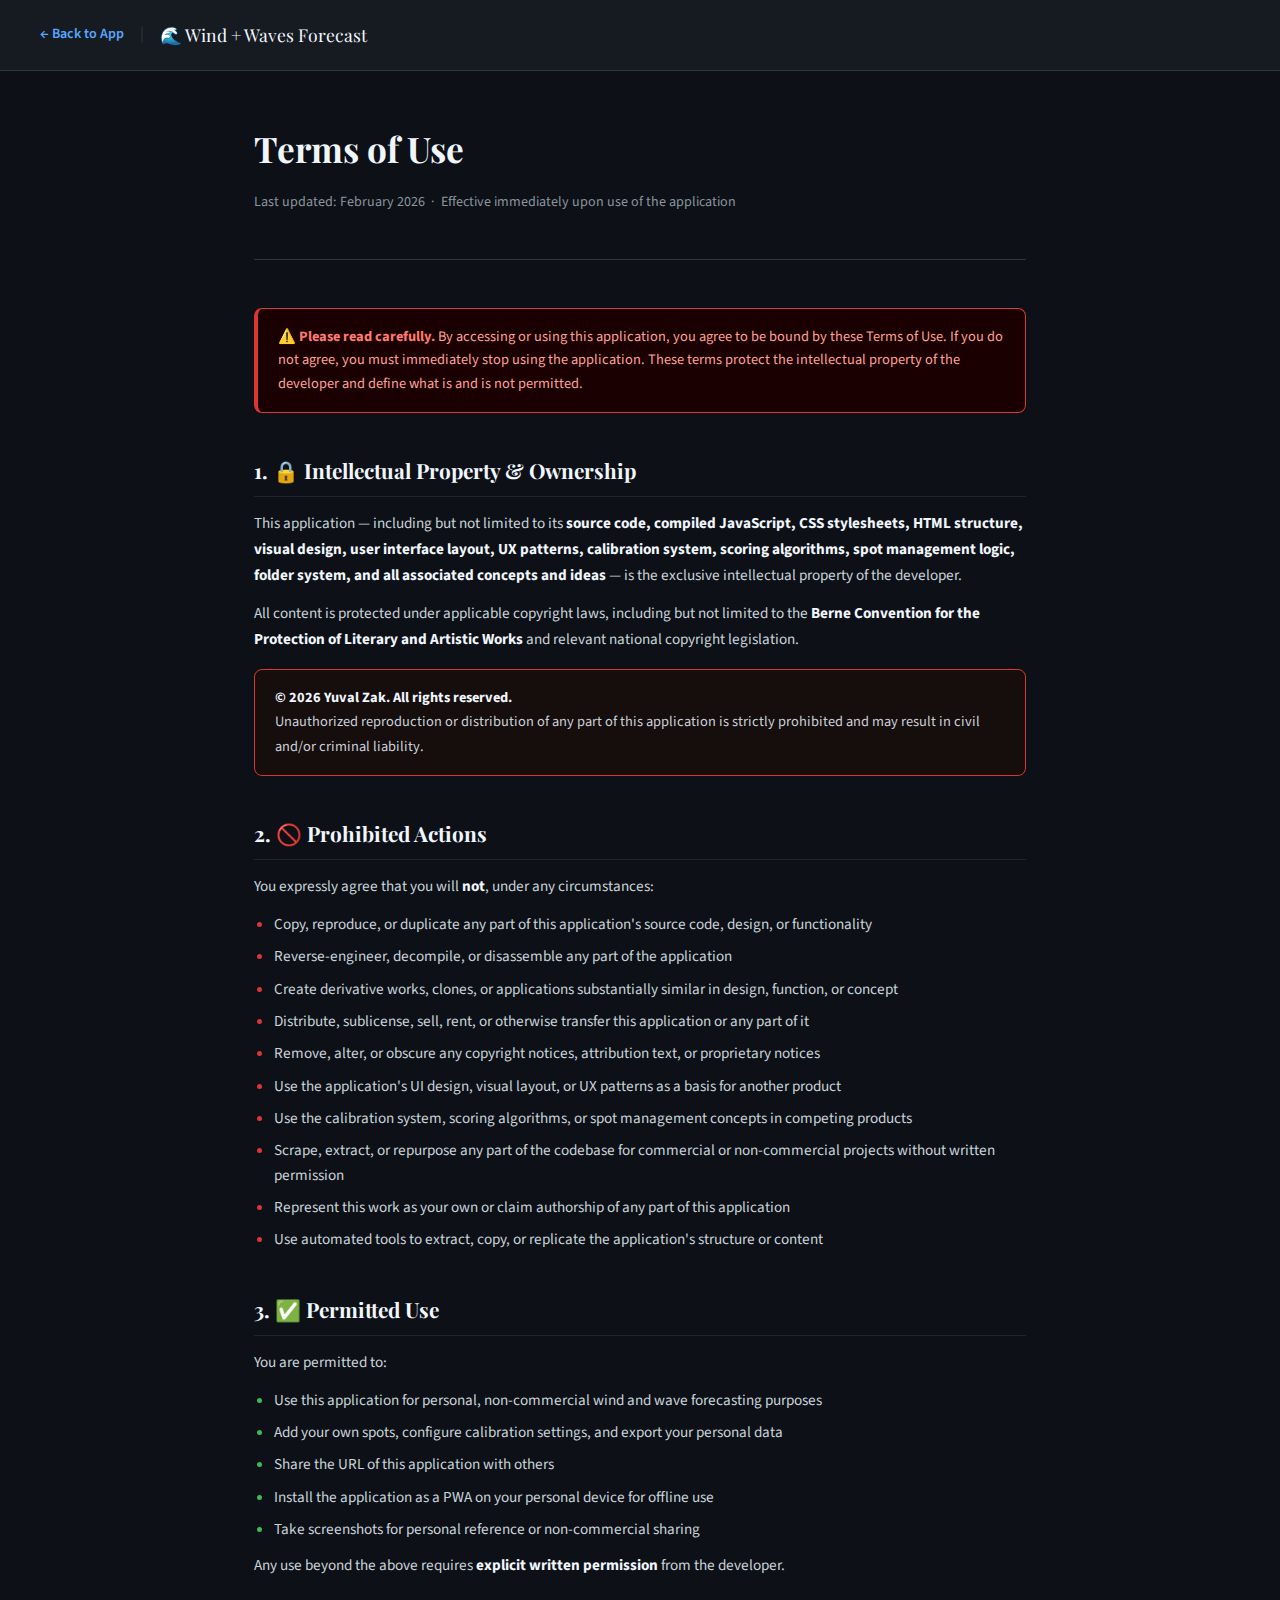
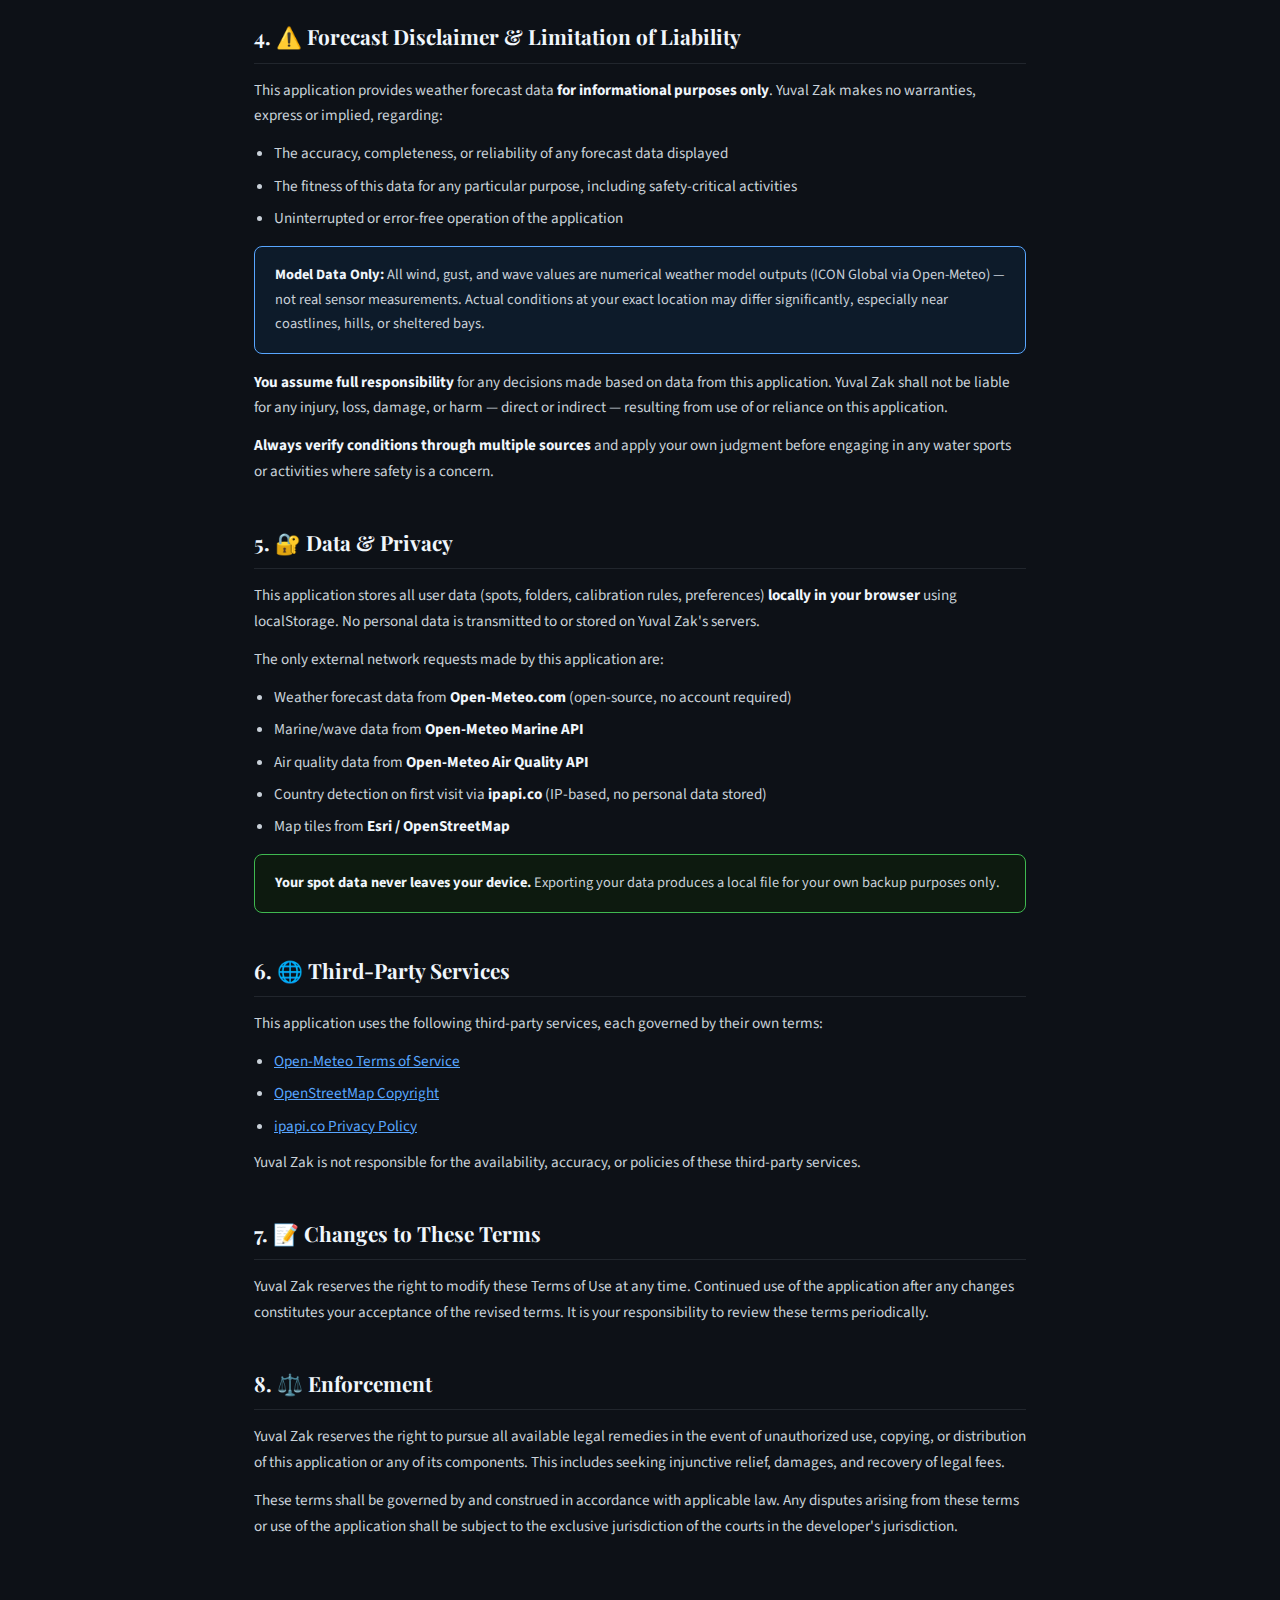
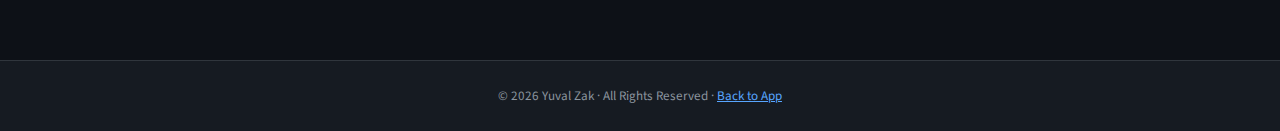
<file: terms.html>
<!DOCTYPE html>
<html lang="en">
<head>
<meta charset="UTF-8">
<meta name="viewport" content="width=device-width, initial-scale=1.0">
<title>Terms of Use — Wind + Waves Forecast</title>
<link href="https://fonts.googleapis.com/css2?family=Playfair+Display:wght@700&family=Source+Sans+3:wght@300;400;600;700&display=swap" rel="stylesheet">
<style>
  * { box-sizing: border-box; margin: 0; padding: 0; }
  body {
    font-family: 'Source Sans 3', sans-serif;
    background: #0d1117;
    color: #c9d1d9;
    line-height: 1.7;
  }

  header {
    background: #161b22;
    border-bottom: 1px solid #30363d;
    padding: 20px 40px;
    display: flex;
    align-items: center;
    gap: 16px;
  }

  header a {
    color: #58a6ff;
    text-decoration: none;
    font-size: 0.88em;
    font-weight: 600;
  }
  header a:hover { text-decoration: underline; }

  .header-title {
    font-family: 'Playfair Display', serif;
    color: #f0f6fc;
    font-size: 1.1em;
  }

  main {
    max-width: 820px;
    margin: 0 auto;
    padding: 48px 24px 80px;
  }

  .hero {
    margin-bottom: 48px;
    padding-bottom: 32px;
    border-bottom: 1px solid #30363d;
  }

  h1 {
    font-family: 'Playfair Display', serif;
    font-size: 2.2em;
    color: #f0f6fc;
    margin-bottom: 12px;
  }

  .meta {
    color: #8b949e;
    font-size: 0.88em;
  }

  .warning-box {
    background: #1a0000;
    border: 1px solid #da3633;
    border-left: 4px solid #da3633;
    border-radius: 8px;
    padding: 16px 20px;
    margin-bottom: 40px;
    font-size: 0.9em;
    color: #ffa198;
    line-height: 1.65;
  }

  .warning-box strong { color: #ff7b72; }

  section {
    margin-bottom: 40px;
  }

  h2 {
    font-family: 'Playfair Display', serif;
    font-size: 1.3em;
    color: #f0f6fc;
    margin-bottom: 14px;
    padding-bottom: 8px;
    border-bottom: 1px solid #21262d;
    display: flex;
    align-items: center;
    gap: 10px;
  }

  p {
    color: #c9d1d9;
    margin-bottom: 12px;
    font-size: 0.95em;
  }

  ul, ol {
    padding-left: 20px;
    margin-bottom: 12px;
  }

  li {
    color: #c9d1d9;
    font-size: 0.95em;
    margin-bottom: 8px;
    line-height: 1.6;
  }

  .prohibited li::marker { color: #da3633; }
  .permitted li::marker  { color: #3fb950; }

  strong { color: #f0f6fc; }

  .highlight {
    background: #161b22;
    border: 1px solid #30363d;
    border-radius: 8px;
    padding: 16px 20px;
    margin: 16px 0;
    font-size: 0.9em;
  }

  .highlight.red   { border-color: #da3633; background: #160d0d; }
  .highlight.blue  { border-color: #58a6ff; background: #0d1b2a; }
  .highlight.green { border-color: #3fb950; background: #0d1a0f; }

  footer {
    background: #161b22;
    border-top: 1px solid #30363d;
    text-align: center;
    padding: 24px;
    color: #8b949e;
    font-size: 0.82em;
  }

  a { color: #58a6ff; }
  a:hover { text-decoration: underline; }
</style>
</head>
<body>

<header>
  <a href="index.html">← Back to App</a>
  <span style="color:#30363d;">|</span>
  <span class="header-title">🌊 Wind + Waves Forecast</span>
</header>

<main>
  <div class="hero">
    <h1>Terms of Use</h1>
    <p class="meta">Last updated: February 2026 &nbsp;·&nbsp; Effective immediately upon use of the application</p>
  </div>

  <div class="warning-box">
    <strong>⚠️ Please read carefully.</strong> By accessing or using this application, you agree to be bound by these Terms of Use. If you do not agree, you must immediately stop using the application. These terms protect the intellectual property of the developer and define what is and is not permitted.
  </div>

  <!-- 1. Ownership -->
  <section>
    <h2>1. 🔒 Intellectual Property & Ownership</h2>
    <p>This application — including but not limited to its <strong>source code, compiled JavaScript, CSS stylesheets, HTML structure, visual design, user interface layout, UX patterns, calibration system, scoring algorithms, spot management logic, folder system, and all associated concepts and ideas</strong> — is the exclusive intellectual property of the developer.</p>
    <p>All content is protected under applicable copyright laws, including but not limited to the <strong>Berne Convention for the Protection of Literary and Artistic Works</strong> and relevant national copyright legislation.</p>
    <div class="highlight red">
      <strong>© 2026 Yuval Zak. All rights reserved.</strong><br>
      Unauthorized reproduction or distribution of any part of this application is strictly prohibited and may result in civil and/or criminal liability.
    </div>
  </section>

  <!-- 2. Prohibited -->
  <section>
    <h2>2. 🚫 Prohibited Actions</h2>
    <p>You expressly agree that you will <strong>not</strong>, under any circumstances:</p>
    <ul class="prohibited">
      <li>Copy, reproduce, or duplicate any part of this application's source code, design, or functionality</li>
      <li>Reverse-engineer, decompile, or disassemble any part of the application</li>
      <li>Create derivative works, clones, or applications substantially similar in design, function, or concept</li>
      <li>Distribute, sublicense, sell, rent, or otherwise transfer this application or any part of it</li>
      <li>Remove, alter, or obscure any copyright notices, attribution text, or proprietary notices</li>
      <li>Use the application's UI design, visual layout, or UX patterns as a basis for another product</li>
      <li>Use the calibration system, scoring algorithms, or spot management concepts in competing products</li>
      <li>Scrape, extract, or repurpose any part of the codebase for commercial or non-commercial projects without written permission</li>
      <li>Represent this work as your own or claim authorship of any part of this application</li>
      <li>Use automated tools to extract, copy, or replicate the application's structure or content</li>
    </ul>
  </section>

  <!-- 3. Permitted -->
  <section>
    <h2>3. ✅ Permitted Use</h2>
    <p>You are permitted to:</p>
    <ul class="permitted">
      <li>Use this application for personal, non-commercial wind and wave forecasting purposes</li>
      <li>Add your own spots, configure calibration settings, and export your personal data</li>
      <li>Share the URL of this application with others</li>
      <li>Install the application as a PWA on your personal device for offline use</li>
      <li>Take screenshots for personal reference or non-commercial sharing</li>
    </ul>
    <p>Any use beyond the above requires <strong>explicit written permission</strong> from the developer.</p>
  </section>

  <!-- 4. Disclaimer -->
  <section>
    <h2>4. ⚠️ Forecast Disclaimer & Limitation of Liability</h2>
    <p>This application provides weather forecast data <strong>for informational purposes only</strong>. Yuval Zak makes no warranties, express or implied, regarding:</p>
    <ul>
      <li>The accuracy, completeness, or reliability of any forecast data displayed</li>
      <li>The fitness of this data for any particular purpose, including safety-critical activities</li>
      <li>Uninterrupted or error-free operation of the application</li>
    </ul>
    <div class="highlight blue">
      <strong>Model Data Only:</strong> All wind, gust, and wave values are numerical weather model outputs (ICON Global via Open-Meteo) — not real sensor measurements. Actual conditions at your exact location may differ significantly, especially near coastlines, hills, or sheltered bays.
    </div>
    <p><strong>You assume full responsibility</strong> for any decisions made based on data from this application. Yuval Zak shall not be liable for any injury, loss, damage, or harm — direct or indirect — resulting from use of or reliance on this application.</p>
    <p><strong>Always verify conditions through multiple sources</strong> and apply your own judgment before engaging in any water sports or activities where safety is a concern.</p>
  </section>

  <!-- 5. Data & Privacy -->
  <section>
    <h2>5. 🔐 Data & Privacy</h2>
    <p>This application stores all user data (spots, folders, calibration rules, preferences) <strong>locally in your browser</strong> using localStorage. No personal data is transmitted to or stored on Yuval Zak's servers.</p>
    <p>The only external network requests made by this application are:</p>
    <ul>
      <li>Weather forecast data from <strong>Open-Meteo.com</strong> (open-source, no account required)</li>
      <li>Marine/wave data from <strong>Open-Meteo Marine API</strong></li>
      <li>Air quality data from <strong>Open-Meteo Air Quality API</strong></li>
      <li>Country detection on first visit via <strong>ipapi.co</strong> (IP-based, no personal data stored)</li>
      <li>Map tiles from <strong>Esri / OpenStreetMap</strong></li>
    </ul>
    <div class="highlight green">
      <strong>Your spot data never leaves your device.</strong> Exporting your data produces a local file for your own backup purposes only.
    </div>
  </section>

  <!-- 6. Third Party -->
  <section>
    <h2>6. 🌐 Third-Party Services</h2>
    <p>This application uses the following third-party services, each governed by their own terms:</p>
    <ul>
      <li><a href="https://open-meteo.com/en/terms" target="_blank">Open-Meteo Terms of Service</a></li>
      <li><a href="https://www.openstreetmap.org/copyright" target="_blank">OpenStreetMap Copyright</a></li>
      <li><a href="https://ipapi.co/privacy" target="_blank">ipapi.co Privacy Policy</a></li>
    </ul>
    <p>Yuval Zak is not responsible for the availability, accuracy, or policies of these third-party services.</p>
  </section>

  <!-- 7. Changes -->
  <section>
    <h2>7. 📝 Changes to These Terms</h2>
    <p>Yuval Zak reserves the right to modify these Terms of Use at any time. Continued use of the application after any changes constitutes your acceptance of the revised terms. It is your responsibility to review these terms periodically.</p>
  </section>

  <!-- 8. Enforcement -->
  <section>
    <h2>8. ⚖️ Enforcement</h2>
    <p>Yuval Zak reserves the right to pursue all available legal remedies in the event of unauthorized use, copying, or distribution of this application or any of its components. This includes seeking injunctive relief, damages, and recovery of legal fees.</p>
    <p>These terms shall be governed by and construed in accordance with applicable law. Any disputes arising from these terms or use of the application shall be subject to the exclusive jurisdiction of the courts in the developer's jurisdiction.</p>
  </section>

</main>

<footer>
  © 2026 Yuval Zak · All Rights Reserved · <a href="index.html">Back to App</a>
</footer>

</body>
</html>
</file>
